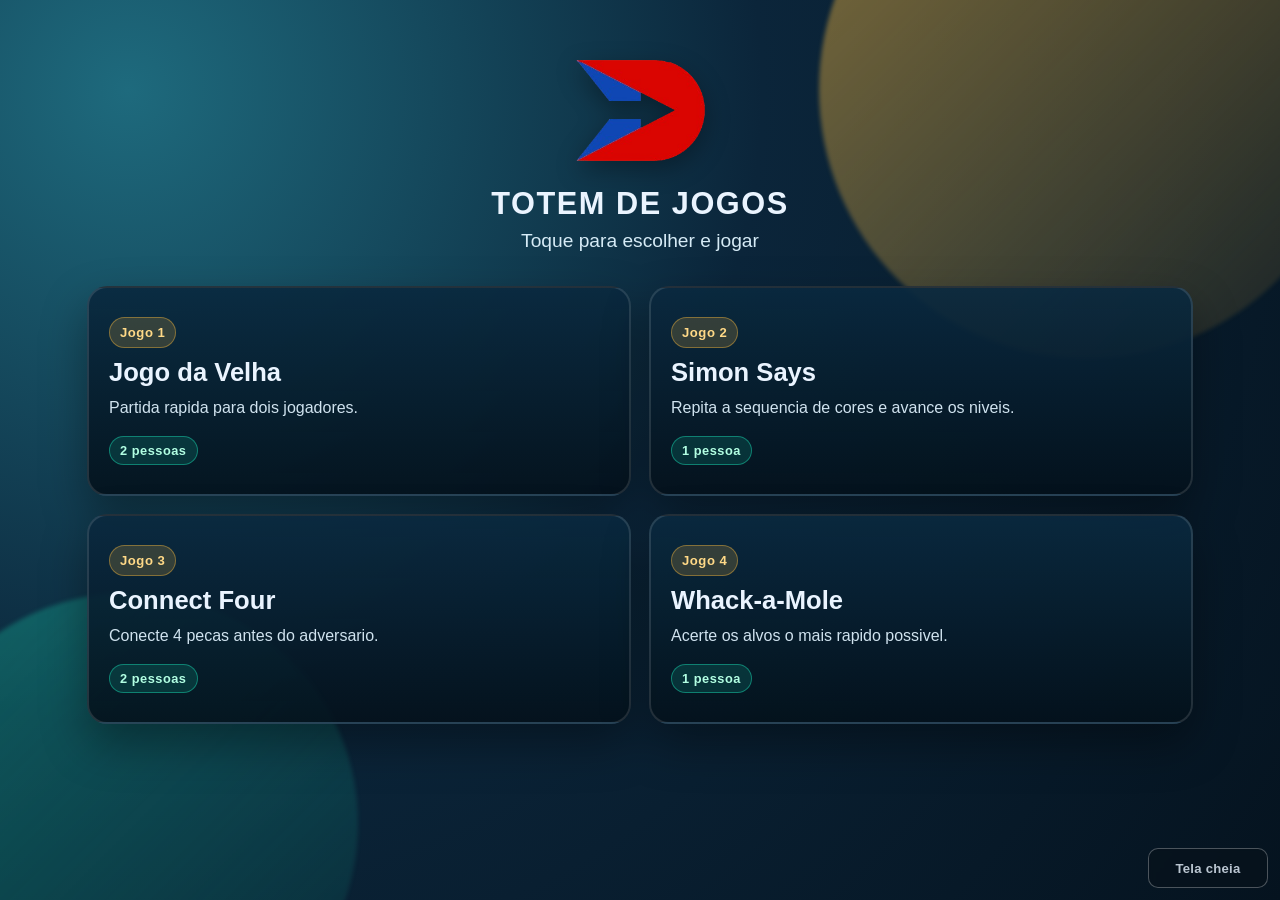
<file: index.html>
<!doctype html>
<html lang="pt-BR">
<head>
  <meta charset="UTF-8">
  <meta name="viewport" content="width=device-width, initial-scale=1.0, viewport-fit=cover, user-scalable=no">
  <meta name="theme-color" content="#0b253a">
  <title>Totem de Jogos</title>
  <link rel="stylesheet" href="styles.css">
</head>
<body>
  <div class="bg-shape bg-shape-a" aria-hidden="true"></div>
  <div class="bg-shape bg-shape-b" aria-hidden="true"></div>

  <main class="app">
    <header class="hero">
      <img src="logo-dicon.png" alt="Logo da empresa" class="logo">
      <h1>Totem de Jogos</h1>
      <p>Toque para escolher e jogar</p>
    </header>

    <section class="game-grid" aria-label="Escolha do jogo">
      <a class="game-card" href="tictactoe/index.html">
        <span class="tag">Jogo 1</span>
        <h2>Jogo da Velha</h2>
        <p>Partida rapida para dois jogadores.</p>
        <span class="players">2 pessoas</span>
      </a>

      <a class="game-card" href="simon-says/index.html">
        <span class="tag">Jogo 2</span>
        <h2>Simon Says</h2>
        <p>Repita a sequencia de cores e avance os niveis.</p>
        <span class="players">1 pessoa</span>
      </a>

      <a class="game-card" href="connect-four/index.html">
        <span class="tag">Jogo 3</span>
        <h2>Connect Four</h2>
        <p>Conecte 4 pecas antes do adversario.</p>
        <span class="players">2 pessoas</span>
      </a>

      <a class="game-card" href="whack-a-mole/index.html">
        <span class="tag">Jogo 4</span>
        <h2>Whack-a-Mole</h2>
        <p>Acerte os alvos o mais rapido possivel.</p>
        <span class="players">1 pessoa</span>
      </a>
    </section>

    <div class="actions">
      <button id="fullscreenBtn" type="button">Tela cheia</button>
    </div>
  </main>

  <script src="app.js"></script>
</body>
</html>
</file>
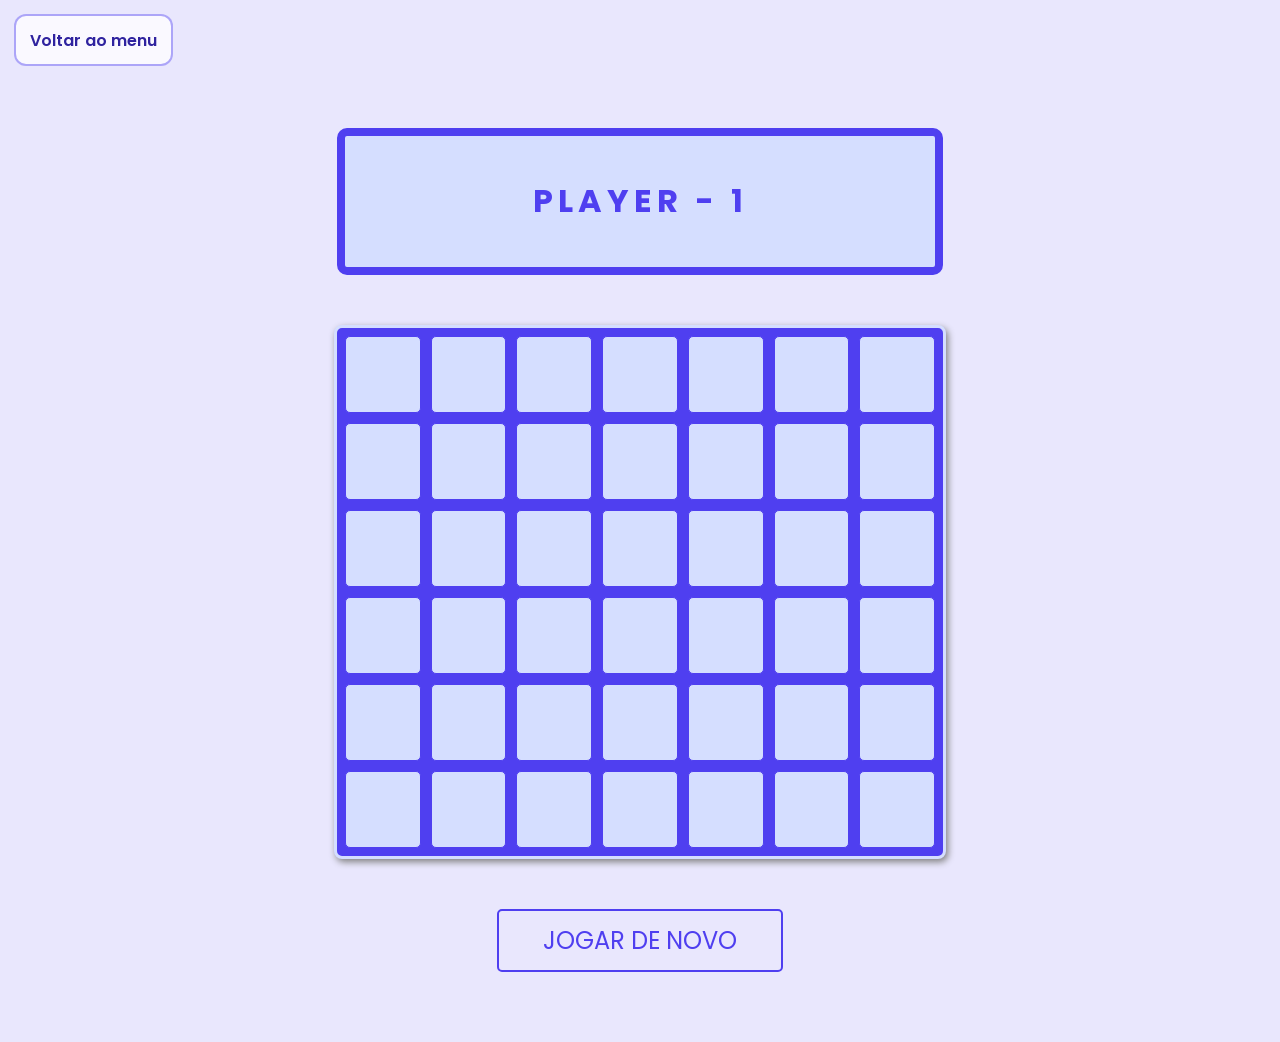
<file: connect-four/index.html>
<!doctype html>
<html lang="pt-BR">
<head>
	<meta charset="UTF-8">
	<meta name="viewport" content="width=device-width, initial-scale=1.0, user-scalable=no">
	<title>Connect Four</title>
	
	<!-- 👇🏻👇🏻👇🏻👇🏻👇🏻👇🏻👇🏻👇🏻👇🏻👇🏻👇🏻👇🏻👇🏻👇🏻👇🏻👇🏻👇🏻👇🏻👇🏻👇🏻👇🏻👇🏻👇🏻👇🏻👇🏻👇🏻👇🏻👇🏻👇🏻👇🏻👇🏻👇🏻👇🏻👇🏻👇🏻👇🏻👇🏻👇🏻👇🏻👇🏻👇🏻👇🏻👇🏻-->
	<!-- Also uploaded the demo of this code in a gif : https://c.tenor.com/x8v1oNUOmg4AAAAd/tenor.gif-->
	<!-- 👆🏻👆🏻👆🏻👆🏻👆🏻👆🏻👆🏻👆🏻👆🏻👆🏻👆🏻👆🏻👆🏻👆🏻👆🏻👆🏻👆🏻👆🏻👆🏻👆🏻👆🏻👆🏻👆🏻👆🏻👆🏻👆🏻👆🏻👆🏻👆🏻👆🏻👆🏻👆🏻👆🏻👆🏻👆🏻👆🏻👆🏻👆🏻👆🏻👆🏻👆🏻👆🏻👆🏻-->

	<!-- 👇🏻👇🏻👇🏻👇🏻👇🏻👇🏻👇🏻👇🏻👇🏻👇🏻👇🏻👇🏻👇🏻👇🏻👇🏻👇🏻👇🏻👇🏻👇🏻👇🏻👇🏻👇🏻👇🏻👇🏻👇🏻👇🏻👇🏻👇🏻👇🏻👇🏻👇🏻👇🏻👇🏻👇🏻👇🏻👇🏻👇🏻👇🏻👇🏻👇🏻👇🏻👇🏻👇🏻-->
	<!-- More html-css-js Games Calculators Games Cards Elements Projects on https://www.github.com/he-is-talha --> 
	<!-- 👆🏻👆🏻👆🏻👆🏻👆🏻👆🏻👆🏻👆🏻👆🏻👆🏻👆🏻👆🏻👆🏻👆🏻👆🏻👆🏻👆🏻👆🏻👆🏻👆🏻👆🏻👆🏻👆🏻👆🏻👆🏻👆🏻👆🏻👆🏻👆🏻👆🏻👆🏻👆🏻👆🏻👆🏻👆🏻👆🏻👆🏻👆🏻👆🏻👆🏻👆🏻👆🏻👆🏻-->

	<!-- Google Fonts -->
	<link rel="preconnect" href="https://fonts.gstatic.com">
	<link href="https://fonts.googleapis.com/css2?family=Poppins:wght@500&display=swap" rel="stylesheet">

	<!-- CSS -->
	<link rel="stylesheet" href="style.css">
	<link rel="stylesheet" href="../prize.css">

</head>
<body>
	<div class="top-actions">
		<a href="../index.html" class="menu-btn">Voltar ao menu</a>
	</div>

	<div id="main-container">

		<div id="player">

			<h1 id="player-type">Player - 1</h1>

		</div>

		<div id="grid">

			<div class="row">

				<div class="col">

					<button class="btn btn-1"></button>

				</div>

				<div class="col">

					<button class="btn btn-2"></button>

				</div>

				<div class="col">

					<button class="btn btn-3"></button>

				</div>

				<div class="col">

					<button class="btn btn-4"></button>

				</div>

				<div class="col">

					<button class="btn btn-5"></button>

				</div>

				<div class="col">

					<button class="btn btn-6"></button>

				</div>

				<div class="col">

					<button class="btn btn-7"></button>

				</div>

			</div>

			<div class="row">

				<div class="col">

					<button class="btn btn-8"></button>

				</div>

				<div class="col">

					<button class="btn btn-9"></button>

				</div>

				<div class="col">

					<button class="btn btn-10"></button>

				</div>

				<div class="col">

					<button class="btn btn-11"></button>

				</div>

				<div class="col">

					<button class="btn btn-12"></button>

				</div>

				<div class="col">

					<button class="btn btn-13"></button>

				</div>

				<div class="col">

					<button class="btn btn-14"></button>

				</div>

			</div>

			<div class="row">

				<div class="col">

					<button class="btn btn-15"></button>

				</div>

				<div class="col">

					<button class="btn btn-16"></button>

				</div>

				<div class="col">

					<button class="btn btn-17"></button>

				</div>

				<div class="col">

					<button class="btn btn-18"></button>

				</div>

				<div class="col">

					<button class="btn btn-19"></button>

				</div>

				<div class="col">

					<button class="btn btn-20"></button>

				</div>

				<div class="col">

					<button class="btn btn-21"></button>

				</div>

			</div>

			<div class="row">

				<div class="col">

					<button class="btn btn-22"></button>

				</div>

				<div class="col">

					<button class="btn btn-23"></button>

				</div>

				<div class="col">

					<button class="btn btn-24"></button>

				</div>

				<div class="col">

					<button class="btn btn-25"></button>

				</div>

				<div class="col">

					<button class="btn btn-26"></button>

				</div>

				<div class="col">

					<button class="btn btn-27"></button>

				</div>

				<div class="col">

					<button class="btn btn-28"></button>

				</div>

			</div>

			<div class="row">

				<div class="col">

					<button class="btn btn-29"></button>

				</div>

				<div class="col">

					<button class="btn btn-30"></button>

				</div>

				<div class="col">

					<button class="btn btn-31"></button>

				</div>

				<div class="col">

					<button class="btn btn-32"></button>

				</div>

				<div class="col">

					<button class="btn btn-33"></button>

				</div>

				<div class="col">

					<button class="btn btn-34"></button>

				</div>

				<div class="col">

					<button class="btn btn-35"></button>

				</div>

			</div>

			<div class="row">

				<div class="col">

					<button class="btn btn-36"></button>

				</div>

				<div class="col">

					<button class="btn btn-37"></button>

				</div>

				<div class="col">

					<button class="btn btn-38"></button>

				</div>

				<div class="col">

					<button class="btn btn-39"></button>

				</div>

				<div class="col">

					<button class="btn btn-40"></button>

				</div>

				<div class="col">

					<button class="btn btn-41"></button>

				</div>

				<div class="col">

					<button class="btn btn-42"></button>

				</div>

			</div>

		</div>

		<button type="button" id="reset-btn">Jogar de novo</button>

	</div>

	<div id="prize-overlay" class="prize-overlay">
	  <div class="prize-box">
	    <div class="prize-emoji">🏆</div>
	    <h2 class="prize-title">PARABÉNS!</h2>
	    <p class="prize-sub">Você ganhou um prêmio!</p>
	    <p class="prize-achievement" id="prize-achievement"></p>
	    <p class="prize-cta">Mostre esta tela a um dos nossos colaboradores</p>
	    <div class="prize-actions">
	      <button class="prize-btn-play" type="button" onclick="location.reload()">Jogar de novo</button>
	      <a class="prize-btn-menu" href="../../index.html">Voltar ao menu</a>
	    </div>
	  </div>
	</div>
	<script src="../prize.js"></script>
	<script src="script.js"></script>

</body>
</html>
</file>
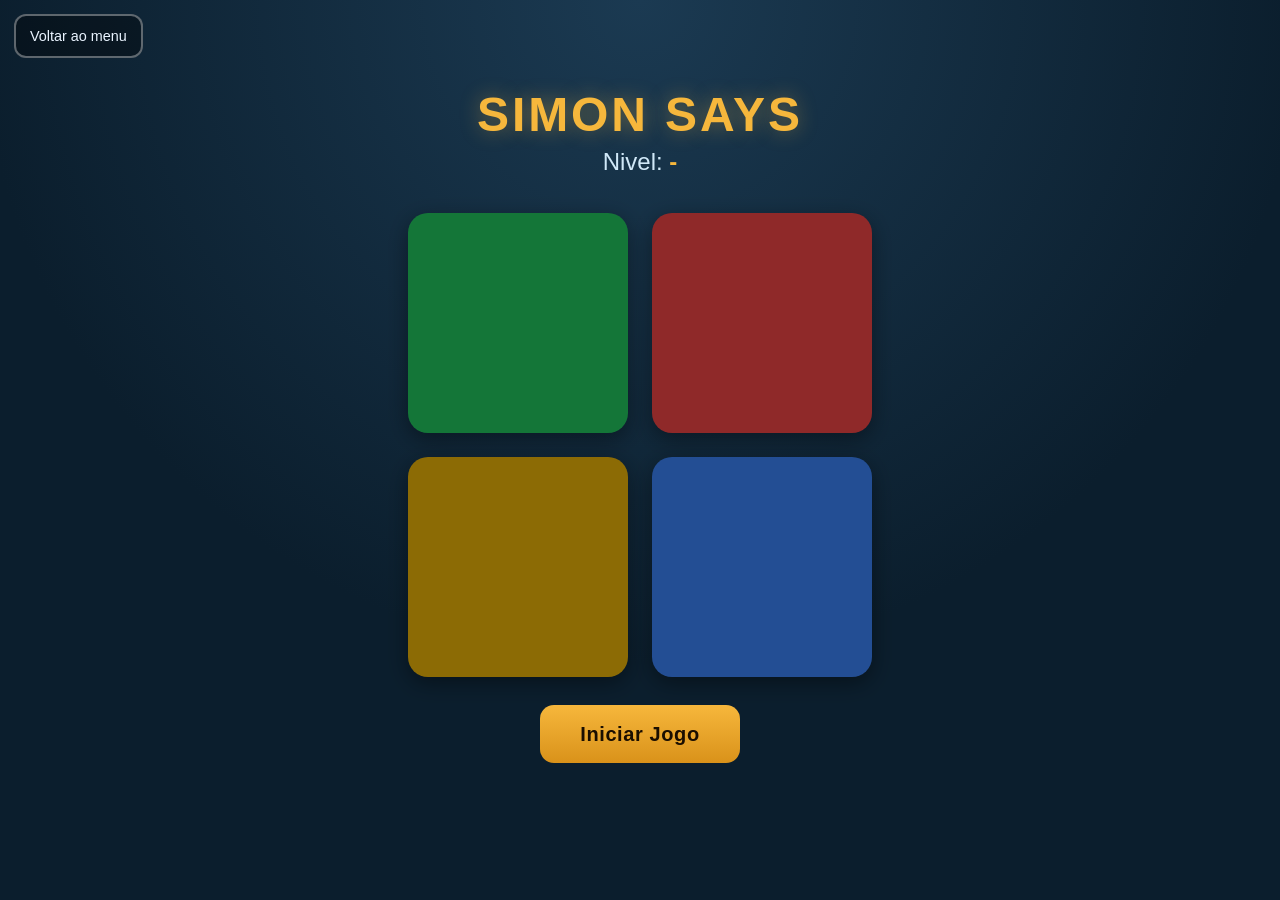
<file: simon-says/index.html>
<!doctype html>
<html lang="pt-BR">
  <head>
    <meta charset="UTF-8" />
    <meta name="viewport" content="width=device-width, initial-scale=1.0, user-scalable=no" />
    <title>Simon Says</title>
    <link rel="stylesheet" href="style.css" />
    <link rel="stylesheet" href="../prize.css" />
    <script src="script.js" defer></script>
  </head>
  <body>
    <div class="top-actions">
      <a href="../index.html" class="menu-btn">Voltar ao menu</a>
    </div>

    <h1>Simon Says</h1>
    <p id="level-display">Nivel: <span id="level-num">-</span></p>

    <div id="game-container">
      <div class="color-btn" id="green"></div>
      <div class="color-btn" id="red"></div>
      <div class="color-btn" id="yellow"></div>
      <div class="color-btn" id="blue"></div>
    </div>

    <button id="start-btn">Iniciar Jogo</button>
    <p id="level-message"></p>

    <div id="prize-overlay" class="prize-overlay">
      <div class="prize-box">
        <div class="prize-emoji">&#127942;</div>
        <h2 class="prize-title">PARABENS!</h2>
        <p class="prize-sub">Voce ganhou um premio!</p>
        <p class="prize-achievement" id="prize-achievement"></p>
        <p class="prize-cta">Mostre esta tela a um dos nossos colaboradores</p>
        <div class="prize-actions">
          <button class="prize-btn-play" type="button" onclick="location.reload()">Jogar de novo</button>
          <a class="prize-btn-menu" href="../index.html">Voltar ao menu</a>
        </div>
      </div>
    </div>
    <script src="../prize.js"></script>
  </body>
</html>
</file>
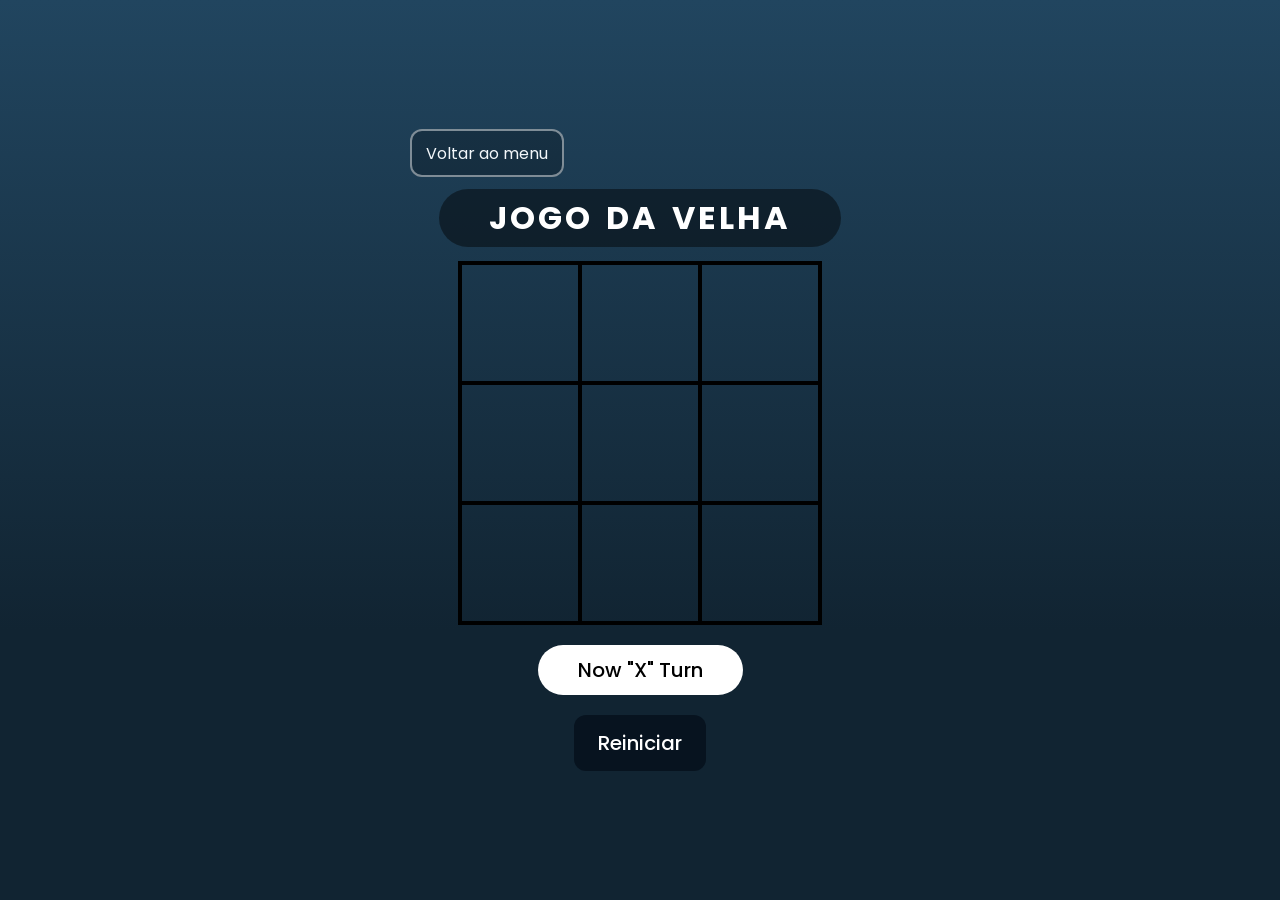
<file: tictactoe/index.html>
<!doctype html>
<html lang="pt-BR">
<head>
    <meta charset="UTF-8">
    <meta name="viewport" content="width=device-width, initial-scale=1.0, user-scalable=no">
    <title>Jogo da Velha</title>
    <link rel="stylesheet" href="style.css">
    <link rel="stylesheet" href="../prize.css">
</head>
<body>
    <div class="top-actions">
        <a href="../index.html" class="menu-btn">Voltar ao menu</a>
    </div>

    <h1>Jogo da Velha</h1>
    <div class="container">
        <div data-index="0" class="box"></div>
        <div data-index="1" class="box"></div>
        <div data-index="2" class="box"></div>
        <div data-index="3" class="box"></div>
        <div data-index="4" class="box"></div>
        <div data-index="5" class="box"></div>
        <div data-index="6" class="box"></div>
        <div data-index="7" class="box"></div>
        <div data-index="8" class="box"></div>
    </div>
    <div class="status"></div>
    <button class="restartBtn">Reiniciar</button>

    <div id="prize-overlay" class="prize-overlay">
      <div class="prize-box">
        <div class="prize-emoji">🏆</div>
        <h2 class="prize-title">PARABÉNS!</h2>
        <p class="prize-sub">Você ganhou um prêmio!</p>
        <p class="prize-achievement" id="prize-achievement"></p>
        <p class="prize-cta">Mostre esta tela a um dos nossos colaboradores</p>
        <div class="prize-actions">
          <button class="prize-btn-play" type="button" onclick="location.reload()">Jogar de novo</button>
          <a class="prize-btn-menu" href="../index.html">Voltar ao menu</a>
        </div>
      </div>
    </div>
    <script src="../prize.js"></script>
    <script src="index.js"></script>
</body>
</html>
</file>
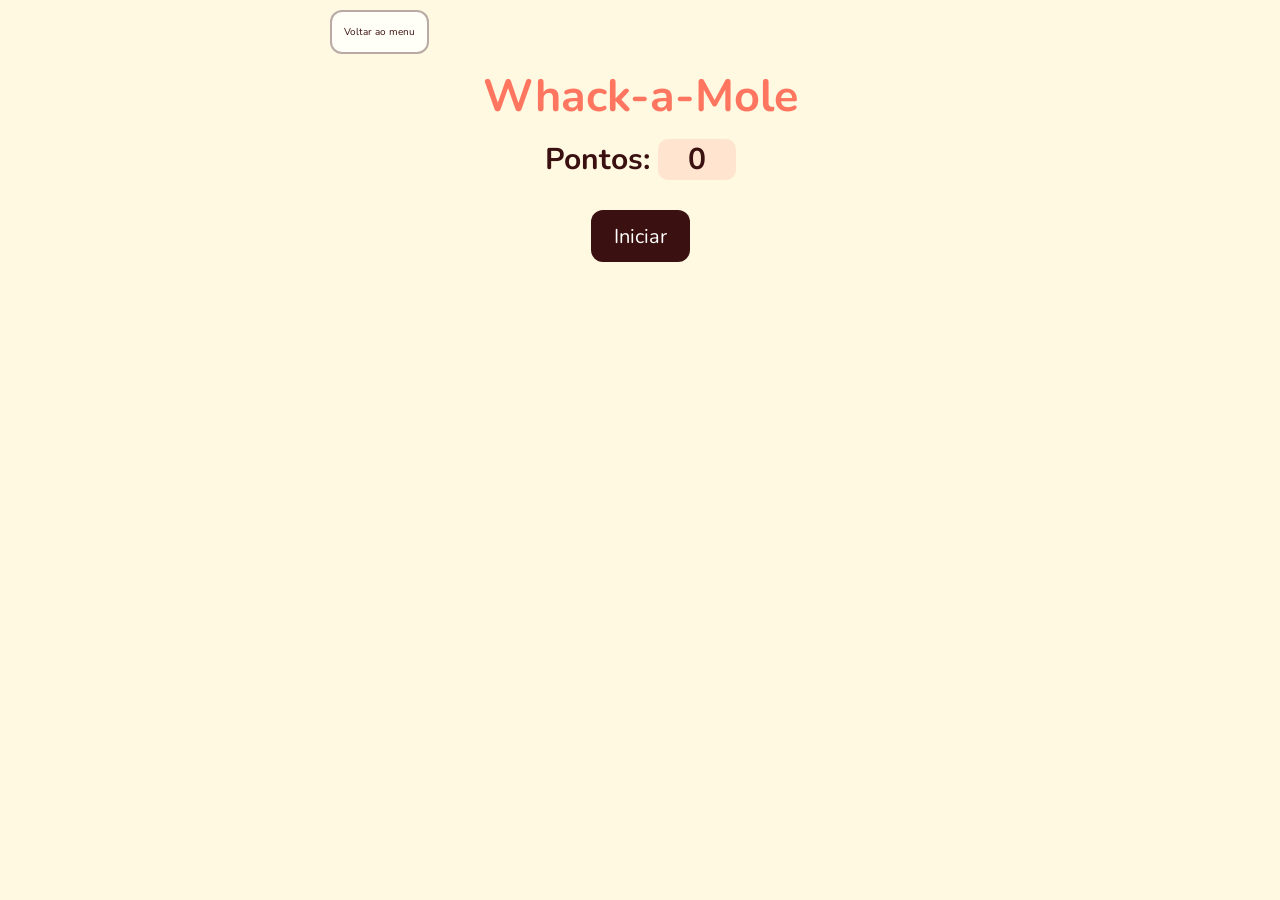
<file: whack-a-mole/index.html>
<!doctype html>
<html lang="pt-BR">
  <head>
    <meta charset="UTF-8" />
    <meta name="viewport" content="width=device-width, initial-scale=1.0, user-scalable=no" />
    <title>Whack-a-Mole</title>
    <link rel="stylesheet" href="style.css" />
    <link rel="stylesheet" href="../prize.css" />
  </head>
  <body>
    <div class="top-actions">
        <a href="../index.html" class="menu-btn">Voltar ao menu</a>
    </div>
    <h1>Whack-a-Mole</h1>
    <h2>Pontos: <span class="score">0</span></h2>
    <button id="start" type="button">Iniciar</button>
    <div class="game">
      <div class="hole hole1">
        <div class="mole"></div>
      </div>
      <div class="hole hole2">
        <div class="mole"></div>
      </div>
      <div class="hole hole3">
        <div class="mole"></div>
      </div>
      <div class="hole hole4">
        <div class="mole"></div>
      </div>
      <div class="hole hole5">
        <div class="mole"></div>
      </div>
      <div class="hole hole6">
        <div class="mole"></div>
      </div>
    </div>
    <div id="prize-overlay" class="prize-overlay">
      <div class="prize-box">
        <div class="prize-emoji">🏆</div>
        <h2 class="prize-title">PARABÉNS!</h2>
        <p class="prize-sub">Você ganhou um prêmio!</p>
        <p class="prize-achievement" id="prize-achievement"></p>
        <p class="prize-cta">Mostre esta tela a um dos nossos colaboradores</p>
        <div class="prize-actions">
          <button class="prize-btn-play" type="button" onclick="location.reload()">Jogar de novo</button>
          <a class="prize-btn-menu" href="../index.html">Voltar ao menu</a>
        </div>
      </div>
    </div>
    <script src="../prize.js"></script>
    <script src="script.js"></script>
  </body>
</html>
</file>
<file: styles.css>
:root {
  --ink: #eaf4ff;
  --navy: #0b253a;
  --teal: #0a6c74;
  --gold: #f6b73c;
  --panel: rgba(6, 23, 36, 0.72);
  --shadow: 0 20px 45px rgba(0, 0, 0, 0.35);
}

* {
  box-sizing: border-box;
  -webkit-tap-highlight-color: transparent;
}

html,
body {
  margin: 0;
  min-height: 100%;
  font-family: "Trebuchet MS", "Segoe UI", sans-serif;
  touch-action: manipulation;
}

body {
  color: var(--ink);
  background: radial-gradient(circle at 10% 10%, #1e6a7d 0%, #0b253a 45%, #05131f 100%);
  overflow-x: hidden;
}

.bg-shape {
  position: fixed;
  border-radius: 999px;
  filter: blur(2px);
  pointer-events: none;
}

.bg-shape-a {
  width: 42vw;
  height: 42vw;
  top: -14vw;
  right: -6vw;
  background: linear-gradient(135deg, rgba(246, 183, 60, 0.5), rgba(246, 183, 60, 0.05));
}

.bg-shape-b {
  width: 36vw;
  height: 36vw;
  left: -8vw;
  bottom: -12vw;
  background: linear-gradient(135deg, rgba(24, 205, 170, 0.35), rgba(24, 205, 170, 0.05));
}

.app {
  position: relative;
  max-width: 1150px;
  margin: 0 auto;
  padding: 28px 22px 36px;
}

.hero {
  display: grid;
  justify-items: center;
  text-align: center;
  gap: 8px;
  padding: 14px;
}

.logo {
  width: min(300px, 62vw);
  max-height: 130px;
  object-fit: contain;
  filter: drop-shadow(0 8px 12px rgba(0, 0, 0, 0.32));
}

.hero h1 {
  margin: 6px 0 0;
  letter-spacing: 0.05em;
  text-transform: uppercase;
  font-size: clamp(1.5rem, 2.4vw, 2.2rem);
}

.hero p {
  margin: 0;
  color: #d6ebf6;
  font-size: clamp(1rem, 1.5vw, 1.2rem);
}

.game-grid {
  margin-top: 20px;
  display: grid;
  grid-template-columns: repeat(2, minmax(0, 1fr));
  gap: 18px;
}

.game-card {
  text-decoration: none;
  color: inherit;
  padding: 20px;
  border-radius: 20px;
  background: linear-gradient(180deg, rgba(10, 41, 63, 0.92), rgba(4, 17, 27, 0.9));
  border: 2px solid rgba(255, 255, 255, 0.12);
  box-shadow: var(--shadow);
  min-height: 210px;
  display: grid;
  align-content: center;
  gap: 10px;
  transition: transform 220ms ease, border-color 220ms ease;
}

.game-card:active,
.game-card:focus-visible {
  transform: translateY(-3px) scale(0.99);
  border-color: var(--gold);
  outline: none;
}

.tag {
  display: inline-block;
  justify-self: start;
  padding: 7px 10px;
  border-radius: 999px;
  font-size: 0.82rem;
  font-weight: 700;
  letter-spacing: 0.04em;
  background: rgba(246, 183, 60, 0.18);
  border: 1px solid rgba(246, 183, 60, 0.42);
  color: #ffd987;
}

.game-card h2 {
  margin: 0;
  font-size: clamp(1.2rem, 2vw, 1.7rem);
}

.game-card p {
  margin: 0;
  color: #d0e3ef;
  line-height: 1.4;
}

.players {
  justify-self: start;
  margin-top: 6px;
  padding: 6px 10px;
  border-radius: 999px;
  font-size: 0.8rem;
  font-weight: 700;
  letter-spacing: 0.04em;
  color: #b2ffe3;
  border: 1px solid rgba(24, 205, 170, 0.5);
  background: rgba(24, 205, 170, 0.16);
}

.actions {
  position: fixed;
  right: 12px;
  bottom: 12px;
  z-index: 20;
}

#fullscreenBtn {
  min-width: 120px;
  min-height: 40px;
  border-radius: 10px;
  border: 1px solid rgba(255, 255, 255, 0.28);
  background: rgba(8, 18, 26, 0.58);
  color: rgba(234, 244, 255, 0.8);
  font-weight: 700;
  font-size: 0.82rem;
  letter-spacing: 0.02em;
  backdrop-filter: blur(2px);
}

#fullscreenBtn:active {
  transform: scale(0.98);
}

@media (max-width: 980px) {
  .game-grid {
    grid-template-columns: 1fr;
  }

  .game-card {
    min-height: 170px;
  }

  .actions {
    right: 10px;
    bottom: 10px;
  }
}
</file>
<file: connect-four/style.css>
body {
	background-color: #e9e7fd;
	touch-action: manipulation;
}

.top-actions {
	position: fixed;
	top: 14px;
	left: 14px;
	z-index: 20;
}

.menu-btn {
	display: inline-flex;
	align-items: center;
	justify-content: center;
	min-height: 48px;
	padding: 0 14px;
	text-decoration: none;
	font-family: "Poppins", sans-serif;
	font-weight: 600;
	border-radius: 12px;
	border: 2px solid rgba(79, 63, 240, 0.45);
	color: #2f239f;
	background: rgba(255, 255, 255, 0.75);
}

/* Main Container */

#main-container {

	align-items: center;
	display: flex;
	flex-direction: column;
	justify-content: center;
	min-height: 100vh;
	padding: 70px 12px 12px;

}

/* Player Details */

#player {

	background-color: #d5deff;
	border: 8px solid #4f3ff0;
	border-radius: 10px;
	margin-top: 50px;
	padding: 20px;
	width: 550px;

}

#player-type {

	color: #4f3ff0;
	font-family: "Poppins";
	letter-spacing: 5px;
	text-align: center;
	text-transform: uppercase;

}

/* Grid */

#grid {

	background-color: #4f3ff0;
	border: 3.5px solid #d5deff;
	border-radius: 8px;
	box-shadow: 2px 3px 7px grey;
	margin-top: 50px;
	max-width: 600px;
	padding: 3px;

}

/* Grid Row */

.row {

	display: flex;

}

/* Grid Column */

.col {

	align-items: center;
	background-color: #d5deff;
	border: 1px solid  #4f3ff0;
	border-radius: 5px;
	display: flex;
	justify-content: center;
	height: 75px;
	margin: 5px;
	width:  75px;

}

/* Buttons */

.btn {

	background-color: transparent;
	border: none;
	color: transparent;
	height: 100%;
	padding: 0;
	width: 100%;
	cursor: pointer;

}

#reset-btn {

	background-color: transparent;
	border: 2px solid #4f3ff0;
	border-radius: 5px;
	color: #4f3ff0;
	font-family: "Poppins";
	font-size: 1.5rem;
	margin: 50px 0;
	padding: 12px 44px;
	text-transform: uppercase;
	transition: 0.7s;
	min-height: 56px;

}

#reset-btn:hover {

	background-color: #4f3ff0;
	color: #d5deff;
	cursor: pointer;
	transition: 0.7s;

}

/* Player - 1 Buttons */

.btn-player-1 {

	background-color: #34c471;
	border: 2px solid #34c471;
	border-radius: 50%;
	color: red;
	height:  50px;
	width: 50px;

}

/* Player - 2 Buttons */

.btn-player-2 {

	background-color: #df3670;
	border: 2px solid #df3670;
	border-radius: 50%;
	color: red;
	height:  50px;
	width: 50px;

}

/* Media Queries */

@media (max-width: 800px) {
	#grid {
		width: 500px;
	}

	.col {
		height: 62px;
		margin: 4px;
		width: 62px;
	}

	#player {
		width: 450px;
	}

	#reset-btn {
		font-size: 1.2rem;
	}

	.btn-player-1 {
		height: 40px;
		width: 40px;
	}

	.btn-player-2 {
		height: 40px;
		width: 40px;
	}
}

@media (max-width: 550px) {
	#grid {
		width: 400px;
	}

	.col {
		height: 50px;
		margin: 3px;
		width: 50px;
	}

	#player {
		width: 350px;
	}

	#reset-btn {
		font-size: 1rem;
	}

	.btn-player-1 {
		height: 30px;
		width: 30px;
	}

	.btn-player-2 {
		height: 30px;
		width: 30px;
	}
}

@media (max-width:  450px) {
	#grid {
		width: 90%;
	}

	.col {
		height: 40px;
		margin: 2px;
	}

	#player {
		align-items: center;
		display: flex;
		border-width: 5px;
		justify-content: center;
		height: 30px;
		width: 78%;
	}

	#player-type {
		font-size: 1.2rem;
	}

	#reset-btn {
		font-size: 0.8rem;
	}

	.btn-player-1 {
		height: 20px;
		width: 20px;
	}

	.btn-player-2 {
		height: 20px;
		width: 20px;
	}
}
</file>
<file: prize.css>
.prize-overlay {
  position: fixed;
  inset: 0;
  z-index: 9999;
  display: flex;
  align-items: center;
  justify-content: center;
  background: rgba(0, 0, 0, 0.82);
  backdrop-filter: blur(6px);
  opacity: 0;
  pointer-events: none;
  transition: opacity 0.3s ease;
}

.prize-overlay.visible {
  opacity: 1;
  pointer-events: all;
}

.prize-box {
  text-align: center;
  background: linear-gradient(160deg, #0f3460, #0a1f3d);
  border: 3px solid #f6b73c;
  border-radius: 28px;
  padding: 48px 44px;
  max-width: min(90vw, 540px);
  box-shadow: 0 0 60px rgba(246, 183, 60, 0.35), 0 30px 60px rgba(0, 0, 0, 0.6);
  animation: prizePop 0.4s cubic-bezier(0.175, 0.885, 0.32, 1.275);
}

@keyframes prizePop {
  from { transform: scale(0.7); opacity: 0; }
  to   { transform: scale(1);   opacity: 1; }
}

.prize-emoji {
  font-size: 5.5rem;
  line-height: 1;
  margin-bottom: 14px;
}

.prize-title {
  margin: 0 0 8px;
  font-size: clamp(2.4rem, 6vw, 3.4rem);
  color: #f6b73c;
  letter-spacing: 0.07em;
  text-shadow: 0 0 24px rgba(246, 183, 60, 0.55);
  font-family: "Trebuchet MS", "Segoe UI", sans-serif;
}

.prize-sub {
  margin: 0 0 10px;
  font-size: clamp(1.1rem, 3vw, 1.5rem);
  color: #eaf4ff;
  font-weight: 700;
  font-family: "Trebuchet MS", "Segoe UI", sans-serif;
}

.prize-achievement {
  margin: 0 0 12px;
  font-size: clamp(0.95rem, 2.2vw, 1.15rem);
  color: #b2ffe3;
  font-weight: 600;
  font-family: "Trebuchet MS", "Segoe UI", sans-serif;
  min-height: 1.4em;
}

.prize-cta {
  margin: 0 0 30px;
  font-size: clamp(0.85rem, 1.8vw, 1rem);
  color: #a0c4d8;
  font-style: italic;
  font-family: "Trebuchet MS", "Segoe UI", sans-serif;
}

.prize-actions {
  display: flex;
  gap: 14px;
  justify-content: center;
  flex-wrap: wrap;
}

.prize-btn-play,
.prize-btn-menu {
  min-height: 54px;
  padding: 0 28px;
  border-radius: 14px;
  font-size: 1rem;
  font-weight: 700;
  cursor: pointer;
  display: inline-flex;
  align-items: center;
  justify-content: center;
  text-decoration: none;
  font-family: "Trebuchet MS", "Segoe UI", sans-serif;
}

.prize-btn-play {
  background: linear-gradient(180deg, #f6b73c, #d9921a);
  color: #1a0e00;
  border: none;
}

.prize-btn-play:active {
  transform: scale(0.97);
}

.prize-btn-menu {
  background: transparent;
  color: #eaf4ff;
  border: 2px solid rgba(255, 255, 255, 0.38);
}

.prize-btn-menu:active {
  transform: scale(0.97);
}
</file>
<file: simon-says/style.css>
* {
  margin: 0;
  padding: 0;
  box-sizing: border-box;
  -webkit-tap-highlight-color: transparent;
}

body {
  font-family: "Trebuchet MS", "Segoe UI", sans-serif;
  background: radial-gradient(circle at 50% 0%, #1b3a52, #0b1e2d 60%);
  color: #eaf4ff;
  text-align: center;
  min-height: 100vh;
  display: flex;
  flex-direction: column;
  align-items: center;
  justify-content: center;
  padding: 16px;
  touch-action: manipulation;
}

.top-actions {
  position: fixed;
  top: 14px;
  left: 14px;
  z-index: 20;
}

.menu-btn {
  display: inline-flex;
  align-items: center;
  justify-content: center;
  min-height: 44px;
  padding: 0 14px;
  color: #eaf4ff;
  text-decoration: none;
  border: 2px solid rgba(255, 255, 255, 0.35);
  border-radius: 12px;
  background: rgba(0, 0, 0, 0.35);
  font-size: 0.9rem;
}

h1 {
  font-size: clamp(2rem, 5vw, 3rem);
  letter-spacing: 0.06em;
  text-transform: uppercase;
  color: #f6b73c;
  text-shadow: 0 0 20px rgba(246, 183, 60, 0.4);
  margin-bottom: 6px;
}

#level-display {
  font-size: clamp(1.1rem, 2.5vw, 1.5rem);
  color: #d0e8f8;
  margin-bottom: 22px;
  min-height: 1.8em;
}

#level-num {
  font-weight: 800;
  color: #f6b73c;
}

#game-container {
  display: grid;
  grid-template-columns: 1fr 1fr;
  gap: clamp(12px, 2.5vw, 24px);
  margin-bottom: 28px;
}

.color-btn {
  width: clamp(120px, 22vw, 220px);
  height: clamp(120px, 22vw, 220px);
  border-radius: 20px;
  cursor: pointer;
  box-shadow: 0 6px 22px rgba(0, 0, 0, 0.4);
  transition: transform 0.15s, filter 0.15s;
  filter: brightness(0.6);
}

.color-btn.active {
  transform: scale(1.06);
  filter: brightness(1.25);
  box-shadow: 0 0 40px rgba(255, 255, 255, 0.45);
}

#green  { background: #22c55e; }
#red    { background: #ef4444; }
#yellow { background: #eab308; }
#blue   { background: #3b82f6; }

#start-btn {
  min-height: 58px;
  padding: 0 40px;
  font-size: clamp(1rem, 2vw, 1.25rem);
  font-weight: 800;
  background: linear-gradient(180deg, #f6b73c, #d9921a);
  color: #1a0e00;
  border: none;
  border-radius: 14px;
  cursor: pointer;
  letter-spacing: 0.03em;
}

#start-btn:active {
  transform: scale(0.97);
}

#level-message {
  margin-top: 16px;
  font-size: clamp(1rem, 2.5vw, 1.3rem);
  font-weight: 700;
  min-height: 1.6em;
  color: #6ee7b7;
  opacity: 0;
  transition: opacity 0.4s ease;
}

#level-message.show {
  opacity: 1;
}
</file>
<file: tictactoe/style.css>
@import url("https://fonts.googleapis.com/css2?family=Poppins:wght@100;200;300;400;500;600;700;800;900&display=swap");

* {
  margin: 0;
  padding: 0;
  box-sizing: border-box;
  border: none;
  font-family: "Poppins", sans-serif;
}

body {
  width: 100vw;
  height: 100vh;
  background: linear-gradient(180deg, #21455f, #112432 70%);
  color: white;
  display: flex;
  justify-content: center;
  align-items: center;
  flex-direction: column;
  padding: 16px;
  touch-action: manipulation;
}

.top-actions {
  width: min(100%, 460px);
  display: flex;
  justify-content: flex-start;
  margin-bottom: 12px;
}

.menu-btn {
  display: inline-flex;
  align-items: center;
  justify-content: center;
  min-height: 48px;
  padding: 0 14px;
  color: #f3f7fa;
  text-decoration: none;
  border: 2px solid rgba(255, 255, 255, 0.45);
  border-radius: 12px;
  background: rgba(0, 0, 0, 0.22);
}

h1 {
  color: white;
  font-size: clamp(1.4rem, 4.8vw, 2rem);
  padding: 5px 50px;
  background-color: rgba(0, 0, 0, 0.45);
  border-radius: 50px;
  margin-bottom: 14px;
  text-transform: uppercase;
  letter-spacing: 3px;
  word-spacing: 3px;
  text-align: center;
}

.container {
  display: grid;
  grid-template-columns: repeat(3, auto);
  border: 2px solid black;
}

.box {
  width: min(26vw, 120px);
  height: min(26vw, 120px);
  border: 2px solid black;
  display: flex;
  justify-content: center;
  align-items: center;
  cursor: pointer;
  font-size: 25px;
}

.box img {
  width: min(18vw, 75px);
}

.status {
  margin: 20px 0;
  padding: 10px 40px;
  border-radius: 50px;
  font-size: 20px;
  font-weight: 500;
  background-color: white;
  color: black;
}

button {
  min-height: 56px;
  padding: 10px 24px;
  font-size: 20px;
  font-weight: 500;
  color: white;
  background-color: #07131f;
  border-radius: 12px;
  cursor: pointer;
}

button:active {
  transform: scale(0.9);
}

.win {
  animation: winAnim ease-in-out 1s infinite;
}

@keyframes winAnim {
  0% {
    background-color: green;
  }
  100% {
    background-color: lightgreen;
  }
}

@media (max-width: 520px) {
  .status {
    font-size: 18px;
    text-align: center;
    padding: 10px 18px;
  }
}
</file>
<file: whack-a-mole/style.css>
@import url("https://fonts.googleapis.com/css?family=Nunito");

*,
*:before,
*:after {
  -webkit-box-sizing: inherit;
  -moz-box-sizing: inherit;
  box-sizing: inherit;
}

html {
  -moz-box-sizing: border-box;
  -webkit-box-sizing: border-box;
  box-sizing: border-box;
  font-size: 10px;
}

body {
  padding: 0;
  margin: 0;
  font-family: "Nunito", sans-serif;
  background: #fff9e2;
  text-align: center;
  touch-action: manipulation;
}

.top-actions {
  width: min(100%, 640px);
  margin: 10px auto 0;
  display: flex;
  justify-content: flex-start;
  padding: 0 10px;
}

.menu-btn {
  display: inline-flex;
  align-items: center;
  justify-content: center;
  min-height: 44px;
  padding: 0 12px;
  text-decoration: none;
  color: #3b1010;
  border: 2px solid rgba(59, 16, 16, 0.35);
  border-radius: 12px;
  background: rgba(255, 255, 255, 0.72);
}

h1 {
  font-size: 4.5rem;
  line-height: 1;
  margin: 2rem 0 0 0;
  color: #ff7660;
}

h2 {
  font-size: 3rem;
  color: #3b1010;
  margin: 2rem;
}

.score {
  background: #ffe5cf;
  padding: 0 3rem;
  line-height: 1;
  -webkit-border-radius: 1rem;
  -moz-border-radius: 1rem;
  border-radius: 1rem;
  color: #3b1010;
}

.game {
  width: min(92vw, 600px);
  height: min(62vw, 400px);
  display: -webkit-box;
  display: -webkit-flex;
  display: flex;
  flex-wrap: wrap;
  margin: 0 auto;
}

.hole {
  flex: 1 0 33.33%;
  overflow: hidden;
  position: relative;
}

.hole:after {
  display: block;
  background: url("https://s3-us-west-2.amazonaws.com/s.cdpn.io/1159990/dirt.svg")
    bottom center no-repeat;
  background-size: contain;
  content: "";
  width: 100%;
  height: 70px;
  position: absolute;
  z-index: 2;
  bottom: -30px;
}

.mole {
  background: url("https://s3-us-west-2.amazonaws.com/s.cdpn.io/1159990/mole.svg")
    bottom center no-repeat;
  background-size: 60%;
  position: absolute;
  top: 100%;
  width: 100%;
  height: 100%;
  transition: all 0.4s;
}

.hole.up .mole {
  top: 0;
}

#start {
  font-family: "Nunito", sans-serif;
  display: inline-block;
  text-decoration: none;
  border: 0;
  background: #3b1010;
  color: #fff;
  font-size: 2rem;
  padding: 1.1rem 2.3rem;
  cursor: pointer;
  margin: 1rem;
  border-radius: 12px;
  min-height: 52px;
}

#start:hover {
  opacity: 0.8;
}

@media (max-width: 680px) {
  h1 {
    font-size: 3.5rem;
  }

  h2 {
    font-size: 2.4rem;
  }
}
</file>
